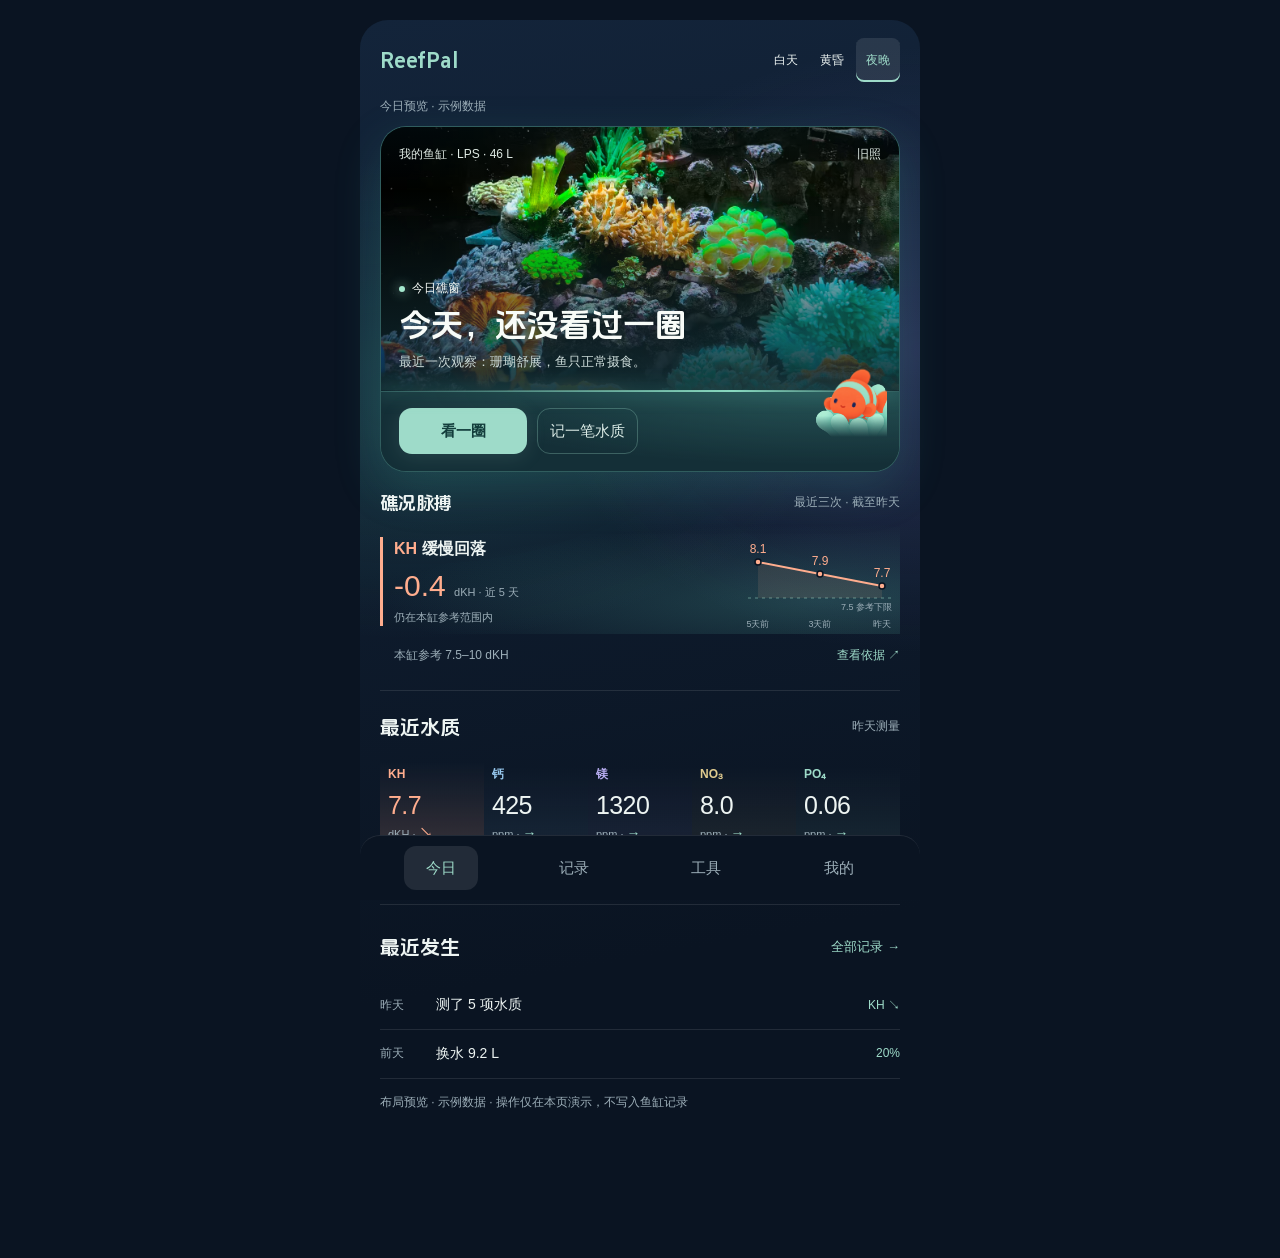
<file: static/reef-home-flow-demo.html>
<!doctype html>
<html lang="zh-CN" data-theme="night">
<head><meta charset="utf-8"><meta name="viewport" content="width=device-width,initial-scale=1,viewport-fit=cover"><title>ReefPal · 今日轻量布局预览</title>
<style>
@font-face{font-family:Reef;src:url('/static/fonts/ReefPalDisplay.ttf');font-display:swap}
:root{color-scheme:dark;--bg:#0a1422;--ink:#edf4f2;--muted:#9caeb8;--line:#ffffff19;--accent:#9edbc9;--warm:#ffa48a;--panel:#142333;--wash:radial-gradient(ellipse at 100% 0%,#32436566,transparent 55%),linear-gradient(150deg,#111d30,#08131e)}
html[data-theme=day]{color-scheme:light;--bg:#edf4f0;--ink:#243b43;--muted:#61777a;--line:#234b4420;--accent:#286b60;--warm:#a54731;--panel:#fafcf8;--wash:radial-gradient(ellipse at 0% 0%,#fff4d8,transparent 55%),linear-gradient(155deg,#f7faf4,#e1eeeb)}
html[data-theme=dusk]{--bg:#222435;--ink:#fff1e4;--muted:#d0b9b7;--line:#ffe4cc24;--accent:#b8e1cb;--warm:#ffc18e;--panel:#302b3b;--wash:radial-gradient(ellipse at 90% 5%,#f7af6c88,transparent 35%),linear-gradient(175deg,#62526c 0%,#965e6288 28%,#182735 70%)}
*{box-sizing:border-box}body{margin:0;background:var(--bg);color:var(--ink);font:15px/1.55 'HarmonyOS Sans SC','Microsoft YaHei',sans-serif}button,a,input{font:inherit}button{cursor:pointer;touch-action:manipulation}button:focus-visible,a:focus-visible{outline:3px solid var(--warm);outline-offset:3px}button{color:inherit}main{max-width:560px;margin:auto;min-height:100dvh;background:var(--wash);padding:18px 20px 95px}header{display:flex;align-items:center;justify-content:space-between;margin-bottom:15px}header strong{font:22px Reef,sans-serif}small,.muted{color:var(--muted)}.themes{display:flex;gap:2px}.themes button{border:0;background:transparent;padding:10px 9px;border-radius:20px;font-size:12px}.themes button[aria-pressed=true]{background:var(--line);color:var(--accent)}
.reef{overflow:hidden;border-radius:26px;background:#122932;color:#f8fcf8}.view{position:relative;height:254px;padding:18px;display:flex;flex-direction:column;justify-content:space-between;isolation:isolate}.view img{position:absolute;width:100%;height:100%;object-fit:cover;object-position:center 58%;inset:0;z-index:-2}.view:after{content:'';position:absolute;inset:0;background:linear-gradient(180deg,#03151b55,transparent 25%,#071b24f2);z-index:-1}.view-top{display:flex;justify-content:space-between;font-size:12px;color:#e0ebe5}.view h1{font:32px/1.2 Reef,sans-serif;margin:8px 0}.view p{font-size:13px;color:#ccdbd9;margin:0;max-width:29em}.live{display:inline-block;width:6px;height:6px;background:#a5e9cf;border-radius:50%;margin-right:7px;box-shadow:0 0 12px #9edbc9}.actions{display:flex;align-items:center;gap:12px;padding:14px 18px}.actions button{min-height:46px;border-radius:13px;padding:10px 18px;border:0;font-weight:700}.primary{background:#9edbc9;color:#133d3c}.actions .secondary{background:transparent;color:#dbebe6;border:1px solid #9edbc94a}.actions small{font-size:11px;color:#a7beb9;margin-left:auto}
section.plain{padding:23px 0 18px;border-bottom:1px solid var(--line)}.section-head{display:flex;align-items:center;justify-content:space-between;gap:10px;margin-bottom:12px}h2{font:20px Reef,sans-serif;margin:0}.text-btn{background:transparent;border:0;color:var(--accent);padding:8px 0;min-height:44px;font-size:13px}.signal{display:flex;gap:10px;align-items:center}.signal svg{width:28px;height:28px;stroke:var(--accent);fill:none;stroke-width:1.6;flex:none}.signal strong{font-size:17px}.pulse p{margin:7px 0 0 38px;color:var(--muted);font-size:13px;line-height:1.65}.pulse-footer{margin:12px 0 0 38px;display:flex;align-items:center;justify-content:space-between;gap:8px;font-size:12px}.pulse-footer span{color:var(--warm)}
.readings{display:grid;grid-template-columns:repeat(5,minmax(0,1fr));gap:0}.reading{border:0;border-right:1px solid var(--line);background:transparent;text-align:left;padding:3px 7px 4px}.reading:first-child{padding-left:0}.reading:last-child{border:0}.reading span,.reading b,.reading small{display:block}.reading span{font-size:12px;color:var(--muted)}.reading b{font:22px/1.5 'Bahnschrift',sans-serif;font-variant-numeric:tabular-nums}.reading small{font-size:10px}.reading.low b{color:var(--warm)}.data-note{margin:14px 0 0;font-size:12px;color:var(--muted)}.recent{padding:20px 0}.event{display:grid;grid-template-columns:44px 1fr auto;gap:12px;align-items:center;padding:13px 0;border-bottom:1px solid var(--line)}.event time{font-size:12px;color:var(--muted)}.event strong{font-size:14px;font-weight:500}.event span{font-size:12px;color:var(--accent)}.preview-note{font-size:11px;color:var(--muted);margin-top:14px}.nav{position:fixed;bottom:0;left:50%;transform:translateX(-50%);width:min(100%,560px);padding:10px 15px calc(10px + env(safe-area-inset-bottom));display:flex;justify-content:space-around;background:var(--bg);border-top:1px solid var(--line)}.nav button{border:0;background:transparent;min-height:44px;padding:9px 22px;color:var(--muted)}.nav .selected{color:var(--accent);border-bottom:2px solid var(--accent)}
dialog{width:min(94vw,500px);max-height:85dvh;overflow:auto;background:var(--panel);color:var(--ink);border:1px solid var(--line);border-radius:22px;padding:22px}dialog::backdrop{background:#030b16a8;backdrop-filter:blur(5px)}dialog h2{margin-bottom:14px}.dialog-head{display:flex;justify-content:space-between;align-items:start}.close{background:transparent;border:0;min-width:44px;min-height:44px;font-size:25px}dialog p{color:var(--muted);font-size:14px}.detail-chart{width:100%;height:140px;color:var(--accent)}.detail-chart polyline{fill:none;stroke:currentColor;stroke-width:3;stroke-linejoin:round}.detail-chart line{stroke:var(--line)}.detail-chart text{fill:var(--muted);font-size:11px}.choices{display:flex;flex-wrap:wrap;gap:8px}.choices button{background:var(--line);border:1px solid var(--line);border-radius:12px;padding:12px}.choices button:hover{border-color:var(--accent)}.input-row{display:flex;justify-content:space-between;align-items:center;gap:12px;margin:12px 0}.input-row input{min-width:0;width:140px;background:var(--bg);color:var(--ink);border:1px solid var(--line);padding:10px;border-radius:10px}.save{border:0;border-radius:12px;padding:12px 22px;margin-top:15px;background:var(--accent);color:var(--bg)}
@media(max-width:400px){main{padding:12px 15px 90px}.view{height:235px}.actions{padding:12px 15px;gap:8px}.actions button{padding:10px 15px}.actions small{display:none}.reading b{font-size:20px}.nav button{padding:9px 17px}}@media(min-width:800px){main{margin:20px auto;border-radius:28px}.nav{border-radius:20px 20px 0 0}}@media(prefers-reduced-motion:no-preference){.live{animation:breathe 4s ease-in-out infinite}@keyframes breathe{50%{opacity:.45;box-shadow:0 0 4px #9edbc9}}}
</style><link rel="stylesheet" href="/static/reef-home-light.css?v=6"></head>
<body><main><header><strong>ReefPal</strong><div class="themes" aria-label="预览主题"><button data-theme="day" aria-pressed="false">白天</button><button data-theme="dusk" aria-pressed="false">黄昏</button><button data-theme="night" aria-pressed="true">夜晚</button></div></header><p class="demo-caption">今日预览 · 示例数据</p>
<section class="reef"><div class="view"><img src="/static/demo-assets/forest-reef-portrait.jpg" alt="海水缸旧照"><div class="view-top"><span>我的鱼缸 · LPS · 46 L</span><span>旧照</span></div><div><span style="font-size:12px"><i class="live"></i>今日礁窗</span><h1 id="heroTitle">今天，还没看过一圈</h1><p id="heroCopy">最近一次观察：珊瑚舒展，鱼只正常摄食。</p></div></div><div class="actions"><button class="primary" onclick="patrol()" id="patrol">看一圈</button><button class="secondary" onclick="water()">记一笔水质</button><span class="reef-friend" id="reefFriend" aria-hidden="true"><svg width="0" height="0" style="position:absolute"><defs><clipPath id="home-d4-front" clipPathUnits="objectBoundingBox">
        <path d="M 0,.75 L .19,.75 C .22,.71 .25,.695 .285,.70 C .325,.704 .35,.729 .365,.758 C .383,.734 .412,.729 .446,.734 C .49,.737 .526,.768 .551,.811 C .568,.845 .566,.869 .58,.882 C .594,.844 .621,.811 .65,.794 C .689,.772 .724,.787 .758,.807 C .786,.823 .80,.838 .811,.847 C .816,.827 .814,.816 .824,.801 C .849,.762 .886,.733 .918,.732 L .95,.732 C .951,.699 .958,.671 .974,.644 C .985,.625 .992,.599 1,.582 L 1,1 L 0,1 Z"/>
      </clipPath></defs></svg><img class="friend-back" src="/static/brand/d4-anemone-front-layer.png" alt="" width="80" height="80"><img class="friend-fish" src="/static/brand/d4-fish-layer.png" alt="" width="80" height="80"><img class="friend-front" src="/static/brand/d4-anemone-front-layer.png" alt="" width="80" height="80"></span></div></section>
<section class="plain pulse"><div class="section-head"><h2>礁况脉搏</h2><small>最近三次 · 截至昨天</small></div><div class="pulse-summary"><div class="pulse-verdict"><strong><em>KH</em> 缓慢回落</strong><span class="pulse-values" id="pulseChange"></span><small>仍在本缸参考范围内</small></div><div class="pulse-trace" id="pulseTrace"></div></div><div class="pulse-evidence"><span>本缸参考 7.5–10 dKH</span><button class="text-btn" onclick="analysis('KH')">查看依据 ↗</button></div></section>
<section class="plain"><div class="section-head"><h2>最近水质</h2><small>昨天测量</small></div><div class="readings"><button class="reading" onclick="analysis('KH')"><span>KH</span><b>7.7</b><small>dKH · <i class="trend trend-down" aria-label="下降">↘</i></small></button><button class="reading" onclick="analysis('钙')"><span>钙</span><b>425</b><small>ppm · <i class="trend trend-steady" aria-label="基本持平">→</i></small></button><button class="reading" onclick="analysis('镁')"><span>镁</span><b>1320</b><small>ppm · <i class="trend trend-steady" aria-label="基本持平">→</i></small></button><button class="reading" onclick="analysis('NO₃')"><span>NO₃</span><b>8.0</b><small>ppm · <i class="trend trend-steady" aria-label="基本持平">→</i></small></button><button class="reading" onclick="analysis('PO₄')"><span>PO₄</span><b>0.06</b><small>ppm · <i class="trend trend-steady" aria-label="基本持平">→</i></small></button></div><p class="data-note">点读数查看趋势与本缸参考范围</p></section>
<section class="recent"><div class="section-head"><h2>最近发生</h2><button class="text-btn" onclick="showHistory()">全部记录 →</button></div><div class="event"><time>昨天</time><strong>测了 5 项水质</strong><span>KH ↘</span></div><div class="event"><time>前天</time><strong>换水 9.2 L</strong><span>20%</span></div><p class="preview-note">布局预览 · 示例数据 · 操作仅在本页演示，不写入鱼缸记录</p></section>
</main><nav class="nav" aria-label="导航预览"><button class="selected" onclick="window.scrollTo({top:0,behavior:matchMedia('(prefers-reduced-motion: reduce)').matches?'instant':'smooth'})">今日</button><button onclick="showHistory()">记录</button><button onclick="preview('工具','配盐、补充和滴定从这里进入。此稿先验证今日的信息层级。')">工具</button><button onclick="preview('我的','鱼缸档案、维护节奏和备份统一放在这里。')">我的</button></nav>
<dialog id="sheet" aria-labelledby="sheetTitle"><div class="dialog-head"><h2 id="sheetTitle"></h2><button class="close" aria-label="关闭" onclick="sheet.close()">×</button></div><div id="sheetBody"></div></dialog>
<script>
const sheet=document.getElementById('sheet');
document.querySelectorAll('[data-theme]').forEach(button=>{if(button.tagName==='BUTTON')button.onclick=()=>{document.documentElement.dataset.theme=button.dataset.theme;document.querySelectorAll('.themes button').forEach(b=>b.setAttribute('aria-pressed',String(b===button)))}});
function openSheet(title,html){document.getElementById('sheetTitle').textContent=title;document.getElementById('sheetBody').innerHTML=html;if(!sheet.open)sheet.showModal()}
function preview(title,copy){openSheet(title,'<p>'+copy+'</p>')}
function patrol(){openSheet('看一圈','<p>今天缸里怎么样？</p><div class="choices"><button onclick="observed(0)">状态不错</button><button onclick="observed(1)">有些变化</button><button onclick="observed(2)">有一处要留意</button></div>')}
function observed(i){document.getElementById('heroTitle').textContent=['今天，缸里看着不错','今天，缸里有些变化','今天，有一处要留意'][i];document.getElementById('heroCopy').textContent='刚刚记下的观察 · 仅本页演示';document.getElementById('patrol').textContent='再看一次';sheet.close();const friend=document.getElementById('reefFriend');friend.classList.remove('ack');requestAnimationFrame(()=>friend.classList.add('ack'));clearTimeout(friendTimer);friendTimer=setTimeout(()=>friend.classList.remove('ack'),1600)}
let friendTimer;
function water(){openSheet('记一笔水质','<p>填写实测读数。这里演示录入面板。</p><form onsubmit="event.preventDefault();preview(\'已完成演示\',\'正式版保存后，会更新最近水质、脉搏判断和记录时间线。本页没有写入数据。\')">'+['KH','钙','镁','NO₃','PO₄'].map(s=>'<label class="input-row">'+s+'<input type="number" step="any" min="0" inputmode="decimal" placeholder="未测"></label>').join('')+'<button class="save">完成演示</button></form>')}
// One sample dataset drives the overview and detail charts. No API writes.
const readings={'KH':[8.1,7.9,7.7,'dKH',[7.5,10]],'钙':[426,425,425,'ppm',[400,450]],'镁':[1325,1320,1320,'ppm',[1250,1400]],'NO₃':[8.2,8.1,8,'ppm',[2,15]],'PO₄':[.06,.06,.06,'ppm',[.03,.12]]};
// A fixed aspect ratio and visible values keep this local trend legible.
const khValues=readings.KH.slice(0,3),khFloor=readings.KH[4][0];
const khCeiling=Math.max(...khValues)+.2;
const khPoints=khValues.map((value,i)=>[18+i*62,64-(value-khFloor)/(khCeiling-khFloor)*48]);
document.getElementById('pulseChange').innerHTML=(khValues[2]-khValues[0]).toFixed(1)+' <small>dKH · 近 5 天</small>';
document.getElementById('pulseTrace').innerHTML='<svg viewBox="0 0 160 96" role="img" aria-label="KH 最近三次示例读数：'+khValues.join('、')+' dKH；虚线为参考下限 '+khFloor+'"><line class="reference" x1="8" y1="64" x2="152" y2="64"/><text class="floor-label" x="152" y="76" text-anchor="end">'+khFloor+' 参考下限</text><path class="trend-area" d="M'+khPoints.map(p=>p.join(',')).join(' L')+' L142,64 L18,64 Z"/><path d="M'+khPoints.map(p=>p.join(',')).join(' L')+'"/>'+khPoints.map((p,i)=>'<circle cx="'+p[0]+'" cy="'+p[1]+'" r="3"/><text x="'+p[0]+'" y="'+(p[1]-9)+'" text-anchor="middle">'+khValues[i]+'</text><text class="date-label" x="'+p[0]+'" y="93" text-anchor="middle">'+['5天前','3天前','昨天'][i]+'</text>').join('')+'</svg>';
function chart(el,compact=false){
 const data=readings[el],values=data.slice(0,3),range=data[4];
 const lo=Math.min(...values,range[0]),hi=Math.max(...values,range[1]);
 const width=compact?132:380,height=compact?62:140,left=compact?6:30,right=width-left,top=compact?8:20,bottom=compact?54:104;
 const y=value=>bottom-(value-lo)/(hi-lo)*(bottom-top);
 const points=values.map((value,i)=>[left+(right-left)*i/2,y(value)]);
 return '<svg '+(compact?'':'class="detail-chart" ')+'viewBox="0 0 '+width+' '+height+'" role="img" aria-label="'+el+' 三次示例读数 '+values.join('、')+' '+data[3]+'，纵轴包含本缸参考范围"><line class="grid" x1="'+left+'" y1="'+bottom+'" x2="'+right+'" y2="'+bottom+'"/><polyline points="'+points.map(p=>p.join(',')).join(' ')+'"/>'+points.map(p=>'<circle cx="'+p[0]+'" cy="'+p[1]+'" r="3" fill="currentColor"/>').join('')+(compact?'':points.map((p,i)=>'<text text-anchor="'+(['start','middle','end'][i])+'" x="'+p[0]+'" y="132">'+['5天前','3天前','昨天'][i]+' '+values[i]+'</text>').join(''))+'</svg>';
}

function analysis(el){const data=readings[el];openSheet(el+' · 趋势与依据','<p>三次实测 · 示例数据</p>'+chart(el)+'<p>本缸参考：'+data[4].join('–')+' '+data[3]+'</p><p>'+(el==='KH'?'这三次读数逐步下降，目前仍在本缸参考范围内。前天有一次换水记录，但这些数据不能单独证明换水导致下降。':'最近三次读数变化较小。判断仍需结合测试误差、测量间隔和生物表现。')+'</p><button class="save" onclick="water()">记录新读数</button>')}
function showHistory(){openSheet('最近记录','<p>昨天 · 测了 5 项水质</p><p>前天 · 换水 9.2 L，约 20%</p><p>3 天前 · 观察：状态不错</p><p>正式版从这里进入完整记录页，回看时间线与变化链。</p>')}
sheet.addEventListener('click',e=>{if(e.target===sheet){const r=sheet.getBoundingClientRect();if(e.clientX<r.left||e.clientX>r.right||e.clientY<r.top||e.clientY>r.bottom)sheet.close()}});
</script></body></html>
</file>
<file: static/reef-home-light.css>
/* Light from the reef window carries into the reading surface. Demo only. */
.view h1{text-wrap:balance}
.view>div:last-child{padding-right:48px}
:root{--mint:#9edbc9;--coral:#ffad8e;--violet:#b7adf0;--blue:#98c9ef;--gold:#e0cb8f;--glow-a:#4abda62e;--glow-b:#7978d13b;--hero-base:#142f37;--hero-edge:#69bbaa55;--wash:radial-gradient(ellipse 95% 300px at 10% 380px,var(--glow-a),transparent 80%),radial-gradient(ellipse 85% 380px at 100% 330px,var(--glow-b),transparent 80%),linear-gradient(170deg,#13243a,#0a1422 75%)}
html[data-theme=day]{--mint:#246858;--coral:#a74628;--violet:#69559b;--blue:#326a94;--gold:#77601f;--glow-a:#6abf9e40;--glow-b:#9cd8c336;--hero-base:#20453f;--hero-edge:#a1e2c5;--wash:radial-gradient(ellipse 100% 320px at 0% 350px,var(--glow-a),transparent 80%),radial-gradient(ellipse 90% 300px at 100% 420px,var(--glow-b),transparent 80%),linear-gradient(160deg,#f8faf1,#e7f1ed 70%)}
html[data-theme=dusk]{--mint:#b9e3cd;--coral:#ffc397;--violet:#d0baf0;--blue:#a7cfef;--gold:#edcf91;--glow-a:#f5a76e33;--glow-b:#a291cd38;--hero-base:#38323f;--hero-edge:#e9b38d66;--wash:radial-gradient(ellipse 90% 330px at 5% 370px,var(--glow-a),transparent 85%),radial-gradient(ellipse 90% 360px at 100% 360px,var(--glow-b),transparent 85%),linear-gradient(165deg,#443949,#222435 80%)}
body{background:var(--bg)}main{background:var(--wash)}header strong{color:var(--accent)}.themes button{min-height:44px;min-width:44px}.themes button[aria-pressed=true]{box-shadow:inset 0 -2px var(--accent);border-radius:8px;background:var(--line)}
.reef{border:1px solid var(--hero-edge);box-shadow:0 16px 48px var(--glow-a);background:var(--hero-base)}.view{height:264px}.view:after{background:linear-gradient(180deg,#03151b66,transparent 24%,#102830f2)}html[data-theme=dusk] .view:after{background:linear-gradient(170deg,#c6845533,transparent 35%,#302933f5)}.actions{position:relative;min-height:94px;padding-right:104px;gap:10px;background:linear-gradient(110deg,#9edbc914,transparent 65%)}.actions button{white-space:nowrap}.actions .primary{box-shadow:0 3px 20px #9edbc922}.actions .secondary{padding-left:12px;padding-right:12px;font-weight:500}.actions button:active{filter:brightness(.88)}
.reef-friend{position:absolute;right:12px;bottom:8px;width:80px;height:80px;overflow:hidden;isolation:isolate;pointer-events:none}.reef-friend img{position:absolute;inset:0;width:100%;height:100%;object-fit:contain}.friend-back{z-index:1}.friend-fish{z-index:2;transform:translate(14%,5%) scale(.82)}.friend-front{z-index:3;clip-path:url(#home-d4-front)}.reef-friend.ack{filter:drop-shadow(0 0 8px #9edbc977)}
.live{animation:none}.section-head small{font-size:12px}section.pulse{position:relative;padding-top:26px}.pulse:before{content:'';position:absolute;top:0;left:0;width:76px;height:3px;background:linear-gradient(90deg,var(--mint),var(--coral));border-radius:0 0 4px 4px}.pulse-layout{display:grid;grid-template-columns:minmax(0,1fr) 132px;gap:18px;align-items:center}.pulse .signal{display:block;border-left:3px solid var(--coral);padding-left:12px}.signal strong{font-size:19px;line-height:1.45;font-weight:600}.signal em{font-style:normal;color:var(--coral)}.signal small{display:block;font-size:12px;margin-top:4px;color:var(--muted)}.pulse p{margin:12px 0 0;font-size:14px;line-height:1.7}.pulse-footer{margin:5px 0 0}.pulse-footer span{color:var(--coral)}.spark{padding:0;border:0;background:transparent;text-align:left;color:var(--coral);min-height:84px}.spark svg{display:block;width:100%;height:62px;overflow:visible}.spark small{display:flex;justify-content:space-between;font:12px 'Bahnschrift',sans-serif;color:var(--muted)}.spark path{fill:var(--glow-a)}.spark polyline{fill:none;stroke:currentColor;stroke-width:2.5;stroke-linecap:round;stroke-linejoin:round}.spark circle{fill:var(--coral);stroke:var(--bg);stroke-width:2}.spark .grid{stroke:var(--line);stroke-width:1}.spark-label{font-size:12px;display:block;margin-bottom:2px;color:var(--muted)}
.readings{align-items:center;padding:9px 0 3px;grid-template-columns:1.15fr repeat(4,minmax(0,1fr))}.reading{--element:var(--coral);position:relative;min-height:96px;padding:5px 9px}.reading:nth-child(2){--element:var(--blue)}.reading:nth-child(3){--element:var(--violet)}.reading:nth-child(4){--element:var(--gold)}.reading:nth-child(5){--element:var(--mint)}.reading span{color:var(--element);font-weight:600;font-size:13px}.reading span:before{content:'';display:inline-block;background:var(--element);width:5px;height:5px;border-radius:50%;margin-right:5px;vertical-align:middle}.reading b{font-size:25px;letter-spacing:-.6px}.reading:first-child b{font-size:33px;color:var(--coral)}.reading small{font-size:11px;white-space:nowrap}.reading:hover,.reading:focus-visible{background:var(--line);border-radius:8px}.data-note{margin-top:10px}.event span{color:var(--mint)}.event:first-of-type span{color:var(--coral)}.nav{z-index:5;background:var(--bg)}.nav .selected{background:var(--line);border:0;border-radius:12px;color:var(--mint)}.preview-note{font-size:12px}.demo-caption{margin:0 0 10px;font-size:12px;color:var(--muted)}dialog{scroll-padding:20px}input:focus-visible{outline:2px solid var(--accent);outline-offset:2px}
@media(prefers-reduced-motion:no-preference){.friend-fish{animation:homeFishFloat 4.8s ease-in-out infinite}.reef-friend{transition:filter .4s}.reef-friend.ack .friend-fish{animation:homeFishHello 1.4s ease-in-out 1}.reading,button{transition:background-color .18s,color .18s}@keyframes homeFishFloat{50%{transform:translate(14%,1%) scale(.82)}}@keyframes homeFishHello{0%,100%{transform:translate(14%,5%) scale(.82)}50%{transform:translate(14%,-1%) scale(.82) rotate(-3deg)}}}
@media(max-width:400px){.view{height:238px}.view h1{font-size:29px}.actions{padding:12px 84px 12px 12px;gap:6px;min-height:84px}.actions button{padding:10px 12px;font-size:14px}.actions .secondary{padding:10px 8px}.reef-friend{width:72px;height:72px;right:6px;bottom:6px}.pulse-layout{grid-template-columns:minmax(0,1fr) 110px;gap:12px}.signal strong{font-size:17px}.reading{padding:5px 6px}.reading b{font-size:21px}.reading:first-child b{font-size:29px}.reading span{font-size:12px}.reading span:before{margin-right:3px}.reading small{font-size:10px}}
@media(max-width:340px){.actions{padding-right:68px}.reef-friend{width:58px;height:58px}.actions button{font-size:13px;padding:10px}.pulse-layout{grid-template-columns:minmax(0,1fr) 94px}.reading b{font-size:19px}.reading small{font-size:9px}.nav button{padding:9px 13px}}

/* Compact pulse and a shared reef/operation waterline. */
:root{--waterline:#88d9c0;--waterlight:#66d7c336}
html[data-theme=day]{--waterline:#b6dfb9;--waterlight:#9fe4b936}
html[data-theme=dusk]{--waterline:#efb584;--waterlight:#eea26c55;--glow-a:#eaa16d40}
.actions{min-height:80px;border-top:1px solid var(--hero-edge);background:radial-gradient(ellipse at 85% 0%,var(--waterlight),transparent 65%),var(--hero-base);isolation:isolate}
.actions:before{content:'';position:absolute;top:-2px;left:0;right:0;height:2px;background:linear-gradient(90deg,transparent,var(--waterline) 68%,transparent);box-shadow:0 0 18px 4px var(--waterlight);pointer-events:none}
.reef-friend{top:-43px;bottom:auto;right:12px;width:88px;height:88px;z-index:1}
.reef-friend{mask-image:linear-gradient(#000 0 76%,transparent 100%)}
html[data-theme=dusk] .view:after{background:radial-gradient(ellipse at 95% 92%,#e7a56962,transparent 52%),linear-gradient(180deg,#8d654c25,transparent 28%,#302933f5)}
html[data-theme=dusk] .actions .primary{background:#f2c299;color:#392d2c;box-shadow:0 2px 20px #e6a36f22}
section.pulse{padding:19px 0 12px}.pulse:before{display:none}.pulse .section-head{margin-bottom:10px}.pulse .section-head h2{font-size:18px}.pulse-summary{display:flex;align-items:baseline;justify-content:space-between;gap:10px;border-left:3px solid var(--coral);padding-left:11px}.pulse-summary strong{font-size:16px;font-weight:600}.pulse-summary em{font-style:normal;color:var(--coral)}.pulse-values{white-space:nowrap;font:23px/1.4 Bahnschrift,sans-serif;font-variant-numeric:tabular-nums;color:var(--coral)}.pulse-values i{font-style:normal;font-size:15px;color:var(--muted);padding:0 3px}.pulse-values b{font-weight:600}.pulse-values small{font:11px sans-serif;color:var(--muted)}.pulse-evidence{display:flex;justify-content:space-between;align-items:center;gap:10px;padding-left:14px;color:var(--muted);font-size:12px}.pulse-evidence .text-btn{font-size:12px}.readings{padding-top:0}.reading{min-height:83px}
@media(max-width:400px){.view>div:last-child{padding-right:35px}.view h1{font-size:27px}.actions{min-height:72px}.reef-friend{top:-37px;right:5px;width:78px;height:78px}.pulse-values{font-size:21px}.pulse-summary strong{font-size:15px}section.plain:not(.pulse){padding-top:18px}}
@media(max-width:340px){.view>div:last-child{padding-right:20px}.view h1{font-size:25px}.reef-friend{width:60px;height:60px;right:3px;top:-29px}.pulse-summary{gap:6px;padding-left:8px}.pulse-summary strong{font-size:14px}.pulse-values{font-size:19px}.pulse-values i{padding:0}.pulse-evidence{padding-left:11px}}

/* Fourth pass: stronger primary action, semantic trend arrows, pulse signal. */
.actions .primary{min-width:128px;padding-inline:29px}
.trend{font-style:normal;font-weight:800;font-size:14px;line-height:1}
.trend-down{color:var(--coral)}
.trend-steady{color:var(--mint)}
.pulse-summary{display:grid;grid-template-columns:minmax(0,1fr) 160px;align-items:center;gap:12px;border:0;padding:10px 0 4px;background:radial-gradient(ellipse at 85% 70%,var(--waterlight),transparent 70%)}
.pulse-summary strong{white-space:nowrap}
.pulse-verdict{border-left:3px solid var(--coral);padding-left:11px;display:grid;gap:4px}
.pulse-verdict>small{font-size:11px;white-space:nowrap}
.pulse-values{font-size:30px;line-height:1.3}
.pulse-values small{font-size:11px}
.pulse-trace{display:block;width:160px;color:var(--coral)}
.pulse-trace svg{display:block;width:100%;height:auto;overflow:visible}
.pulse-trace path{fill:none;stroke:currentColor;stroke-width:2;stroke-linecap:round;stroke-linejoin:round;vector-effect:non-scaling-stroke}
.pulse-trace circle{fill:var(--coral);stroke:var(--bg);stroke-width:1.5;vector-effect:non-scaling-stroke}
.pulse-trace .trend-area{fill:var(--coral);fill-opacity:.10;stroke:none}
.pulse-trace .reference{stroke:var(--mint);stroke-opacity:.5;stroke-dasharray:3 4}
.pulse-trace text{fill:var(--coral);font:12px Bahnschrift,sans-serif}
.pulse-trace .floor-label,.pulse-trace .date-label{fill:var(--muted);font:9px sans-serif}
.pulse-evidence{padding-left:14px}
.readings{grid-template-columns:repeat(5,minmax(0,1fr));align-items:stretch;gap:0;padding-top:5px}
.reading,.reading:first-child{display:grid;grid-template-rows:22px 38px 20px;align-items:center;min-height:96px;padding:7px 8px 9px;border-right:0;border-bottom:2px solid color-mix(in srgb,var(--element) 55%,transparent);background:linear-gradient(0deg,color-mix(in srgb,var(--element) 9%,transparent),transparent 90%)}
.reading:first-child{background:linear-gradient(0deg,color-mix(in srgb,var(--coral) 18%,transparent),transparent 95%)}
.reading:last-child{border-bottom:2px solid color-mix(in srgb,var(--element) 55%,transparent)}
.reading b,.reading:first-child b{font-size:25px;line-height:38px;letter-spacing:-.6px}
.reading span:before{display:none}
.reading span{font-size:12px}
.reading small{line-height:20px}
@media(max-width:400px){.actions .primary{min-width:118px;padding-inline:25px}.pulse-summary{gap:8px}.reading,.reading:first-child{padding-inline:5px}.reading b,.reading:first-child b{font-size:23px}}
@media(max-width:340px){.actions .primary{min-width:104px;padding-inline:21px}.pulse-summary{grid-template-columns:minmax(0,1fr) 138px;gap:5px}.pulse-trace{width:138px}.pulse-summary strong{font-size:14px}.pulse-verdict{padding-left:8px}.pulse-verdict>small{font-size:10px}.pulse-values{font-size:27px}.pulse-values small{display:block;font-size:10px}.reading b,.reading:first-child b{font-size:20px}.reading,.reading:first-child{padding-inline:4px}}
</file>
